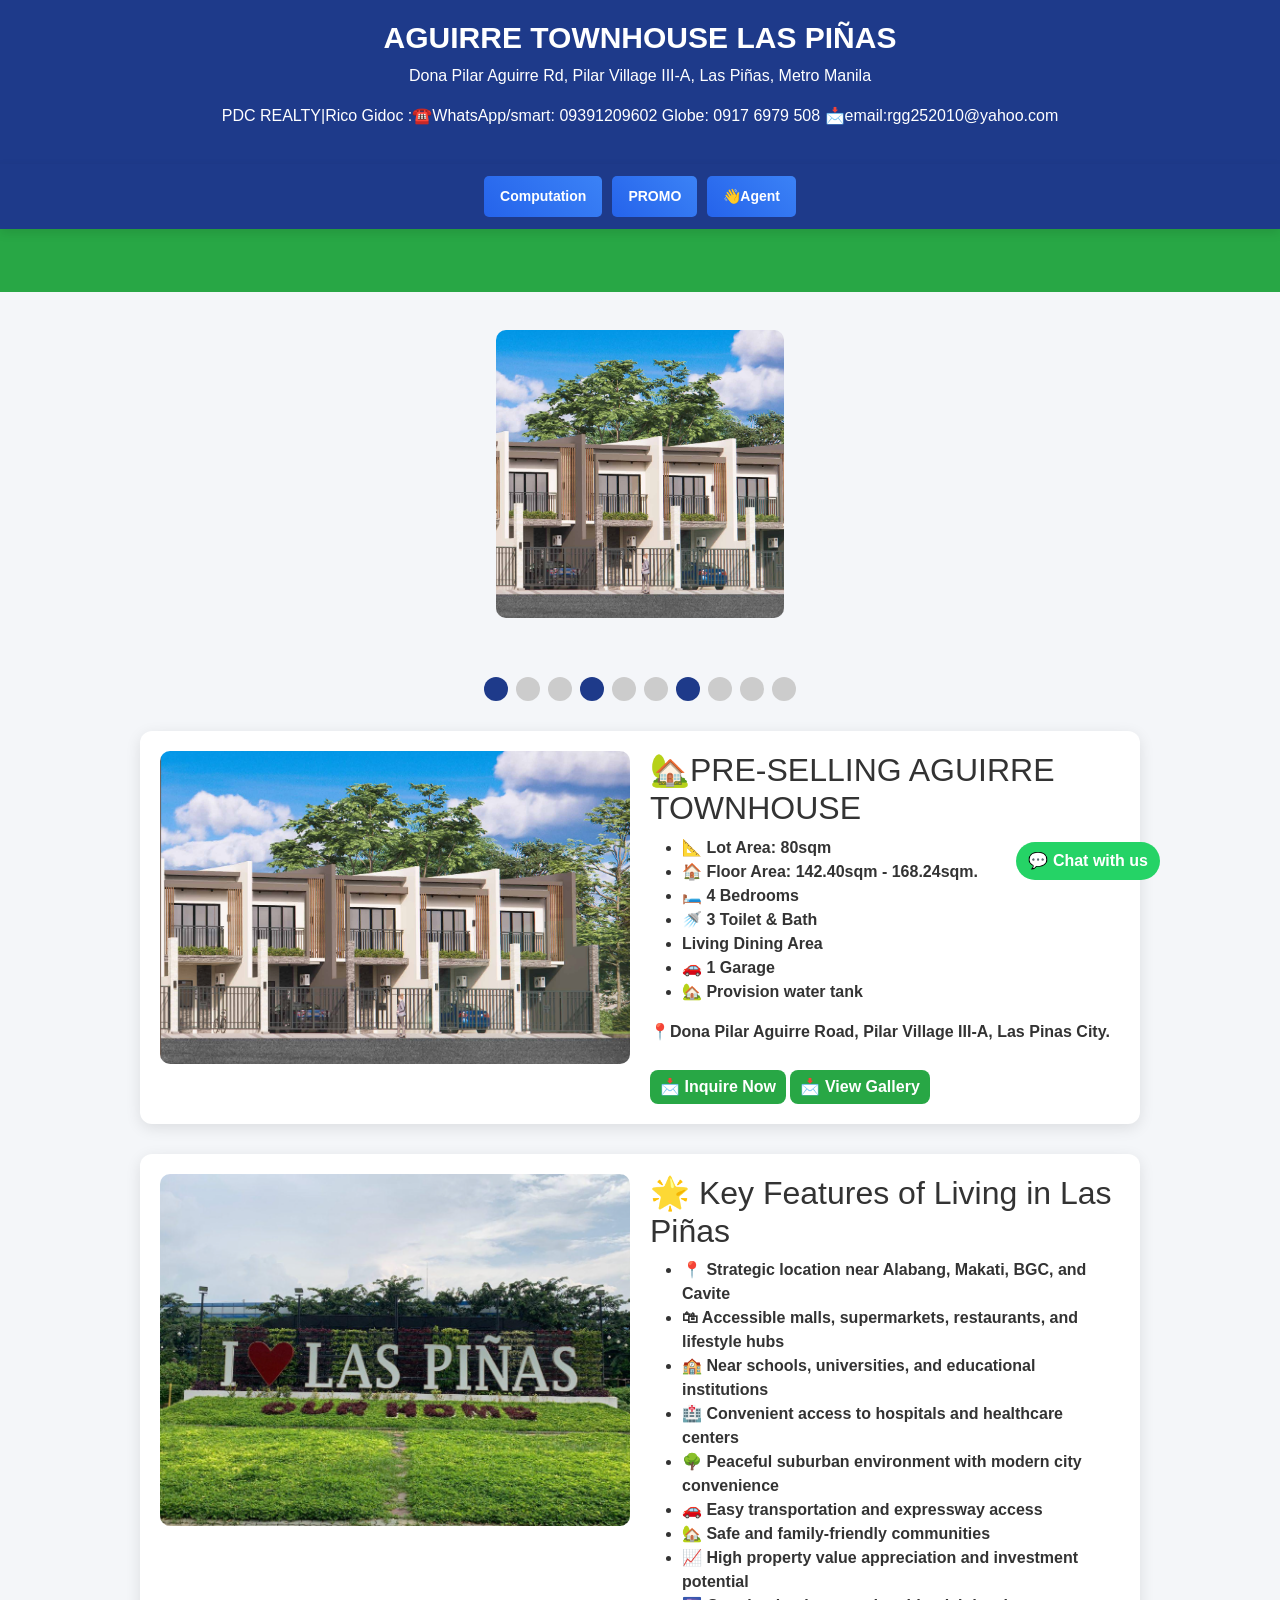
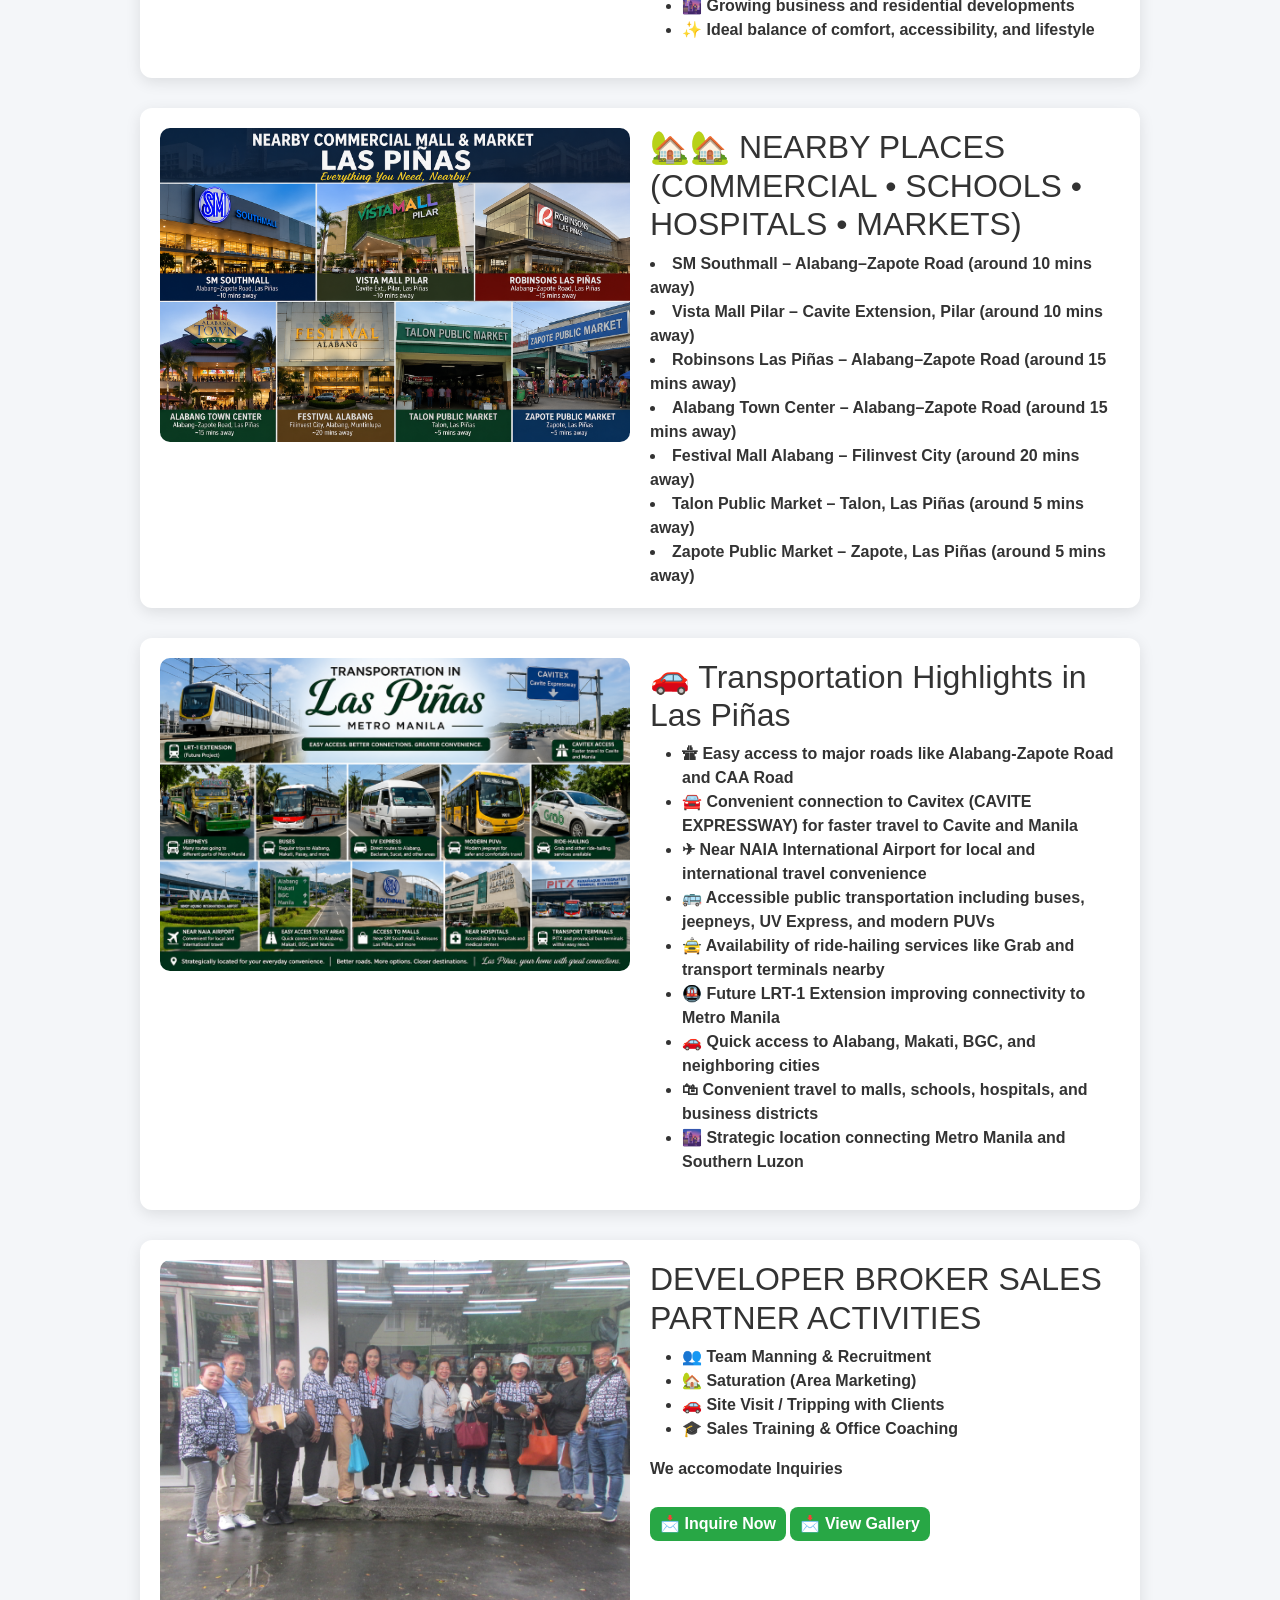
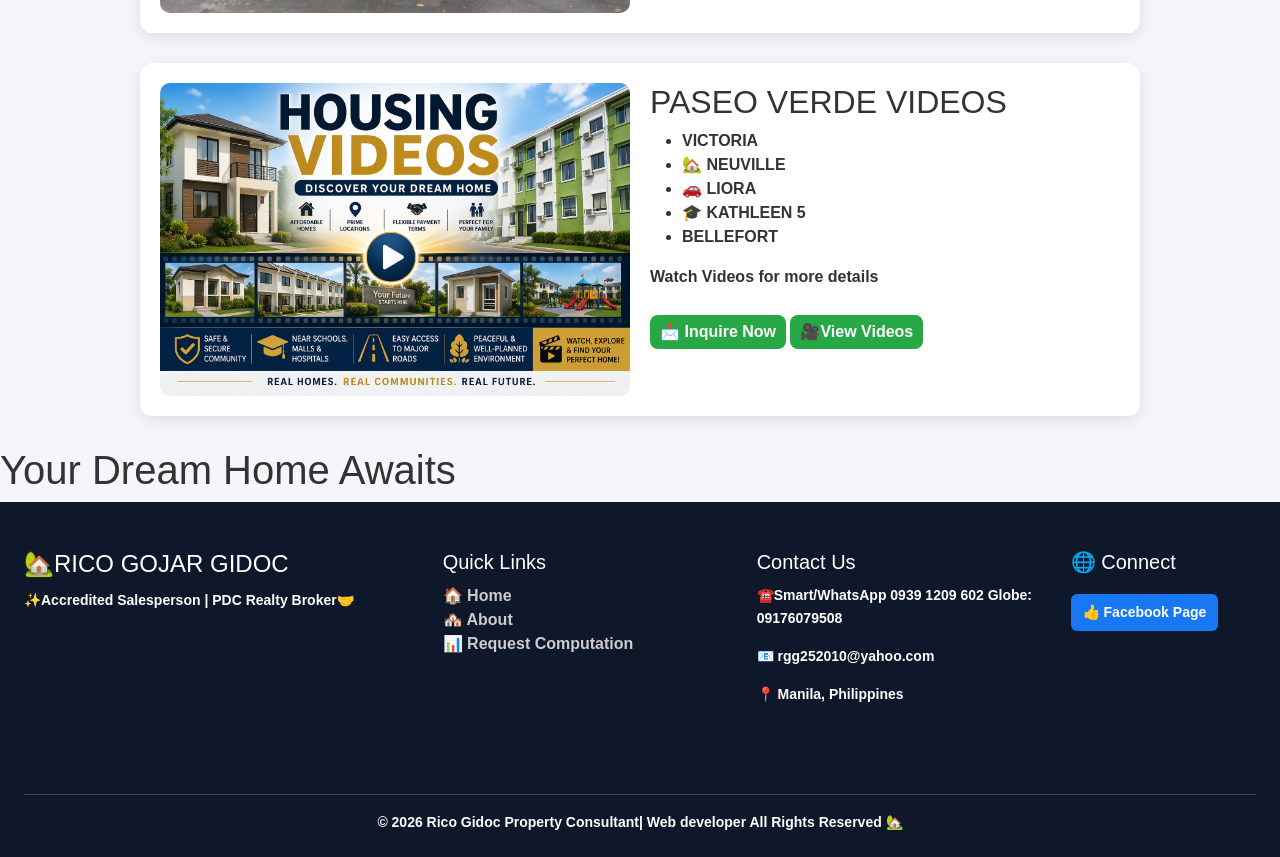
<file: index.html>
<!DOCTYPE html>
<html lang="en">

<head>
  <meta charset="UTF-8">
  <meta name="viewport" content="width=device-width, initial-scale=1.0">
 <title>Aguirre Townhouse Las Pinas</title>
  <meta name="description">
  <meta name="keywords" content="house and lot Las Pinas, townhouse Philippines, affordable homes Las PiÑas">
  
  <link href="https://cdn.jsdelivr.net/npm/bootstrap@5.3.0-alpha3/dist/css/bootstrap.min.css" rel="stylesheet"
    integrity="sha384-KK94CHFLLe+nY2dmCWGMq91rCGa5gtU4mk92HdvYe+M/SXH301p5ILy+dN9+nJOZ" crossorigin="anonymous">
  <!-- <link rel="stylesheet" href="./css/realty.css"> -->
  <link rel="stylesheet" href="./css/style.css">
  <link rel="preconnect" href="https://fonts.googleapis.com">
  <link rel="preconnect" href="https://fonts.gstatic.com" crossorigin>
  <link href="https://fonts.googleapis.com/css2?family=Libre+Baskerville:ital,wght@0,400..700;1,400..700&display=swap"
    rel="stylesheet">   
  <link href="https://fonts.googleapis.com/css2?family=Poppins:wght@300;400;600;700&display=swap" rel="stylesheet">
  <meta name="google-site-verification" content="2KJB1r6Ldr3nHKl6cuxeHVpYw_HBwt0GI1L3EmD-E-8" />

<title>Aguirre Townhouse | Modern & Affordable Townhouse Living</title>

<meta name="description" content="Aguirre Townhouse offers modern and affordable townhouse living in the Philippines. Enjoy quality homes near schools, malls, transport hubs, and business establishments.">

<meta name="keywords" content="Aguirre Townhouse, townhouse in Philippines, affordable townhouse, modern townhouse living, real estate Philippines, property investment, townhouse near schools and malls">

<meta name="robots" content="index, follow">
</head>
  
<script>
  function toggleSections() {
    document.querySelector("header").classList.toggle("hide-section");
    document.querySelector("#promobutton").classList.toggle("hide-section");
  }
</script>

   <style>

/* Hide Header and Nav Smoothly */
header,
#promobutton {
  max-height: 500px;
  opacity: 1;
  overflow: hidden;
  transition: all 0.5s ease;
}

/* Hidden State */
.hide-section {
  max-height: 0;
  opacity: 0;
  padding: 0 !important;
  margin: 0 !important;
}

/* Toggle Button */
.toggle-btn {
  position: fixed;
  top: 10px;
  right: 10px;
  background: #1e3a8a;
  color: white;
  border: none;
  padding: 10px 15px;
  border-radius: 8px;
  cursor: pointer;
  z-index: 9999;
  font-weight: bold;
}

.toggle-btn:hover {
  background: #2563eb;
} 

.chat-btn {
  position: fixed;
  bottom: 20px;
  right: 120px;
  background: #25D366;
  color: white;
  padding: 7px 12px;
  border-radius: 50px;
  font-weight: bold;
  text-decoration: none;
  z-index: 99999;
}
          </style>
  

<body>
  <header>
    <h1 style="color: white; font-weight: bold;"><b> AGUIRRE TOWNHOUSE LAS PIÑAS</b></h1>
    <p>Dona Pilar Aguirre Rd, Pilar Village III-A, Las Piñas, Metro Manila</p>
    <p>PDC REALTY|Rico Gidoc :☎️WhatsApp/smart: 09391209602 Globe: 0917 6979 508 📩email:rgg252010@yahoo.com</p>
  </header>

  <nav id="promobutton">
    <a href="computation.html">Computation</a>
    <a href="promo.html">PROMO</a>
    <a href="agent.html">👋Agent</a>
  </nav>

  <div class="marquee">
    <p>
      ✅🏡 <strong>FIND YOUR DREAM HOME WITH EASE</strong> 
      🔎 <strong>Simple, Reliable & User-Friendly Platform</strong> 
      🏠 <strong>Affordable & Quality Homes</strong> 📍 <strong>Prime Locations</strong> |
      📋 <strong>Clear Details & Updated Listings</strong> 
      🧭 <strong>Step-by-Step Guidance</strong> for Buyers 
      💖 <strong>Home Ownership Made Easy, Accessible & Rewarding</strong> 
      <b class="promo-text">
        🔥 PROMO TODAY! 🏡 HOUSE AND LOT  💰LOW PRICE PRE-SELLING  LOW DOWN PAYMENT   📊 FLEXIBLE PAYMENT
        PLAN 🚀 LIMITED OFFER! 💖 <strong>PLEASE CLICK THE IMAGE BELOW 👇👇👇 TO VIEW THE PROPERTY DETAILS & PROMO!✨
      </b>
    </p>
    <!-- <nav>
      <a href="promo.html" class="inquire-btn" id="prmwbsaving">🌟PROMO W/BIG SAVINGS💰</a>
      <a href="video.html" class="inquire-btn">📹 Property Videos</a>
      <a href="contact.html" class="inquire-btn">📩 ☎️Contact Us</a>
    </nav> -->
  </div>

  <!-- <nav>
    <a href="promo.html" class="inquire-btn" id="prmwbsaving">🌟PROMO W/BIG SAVINGS💰</a>
    <a href="video.html" class="inquire-btn">📹 Property Videos</a>
    <a href="contact.html" class="inquire-btn">📩 ☎️Contact Us</a>
  </nav> -->

    <!-- ==============paragraph================= -->


    <div class="carousel-container">
      <a href="aguirre.html">
      <div class="carousel-track">   
        <img src="aguirre/1.png" class="slide">
        <img src="aguirre/19.png" class="slide">
        <img src="aguirre/20.png" class="slide">
        <img src="aguirre/21.png" class="slide">
        <img src="aguirre/22.png" class="slide">
        <img src="aguirre/1.png" class="slide">
        <img src="aguirre/2.png" class="slide">
        <img src="aguirre/2.png" class="slide">
        <img src="aguirre/22.png" class="slide">
        <img src="aguirre/5.png" class="slide">
      </div>
      </a>
    </div>
    <!-- <div class="carousel-container">
      <div class="carousel-track">
        <img src="./k5.png" class="slide">
        <img src="./phirst.png" class="slide">
        <img src="./victoria/vc1.png" class="slide">
        <img src="./zelia/houseimage.png" class="slide">
        <img src="./westgov1&2/harris 1.png" class="slide">
        <img src="./liora/liora.jpg" class="slide">
        <img src="./kat5/k1.png" class="slide">
        <img src="./verdiana/1.jpg" class="slide">
        <img src="./paseoverde/1.png" class="slide">
  
          <a href="promo.html">
            <img src="your-image.jpg" alt="Promo">
          </a>
    
      </div>     
     </div>
     -->     
    
    <div class="toggle-switch">
      <button onclick="goToSlide(0)" class="dot active"></button>
      <button onclick="goToSlide(1)" class="dot"></button>
      <button onclick="goToSlide(2)" class="dot"></button>
      <button onclick="goToSlide(3)" class="dot active"></button>
      <button onclick="goToSlide(4)" class="dot"></button>
      <button onclick="goToSlide(5)" class="dot"></button>
      <button onclick="goToSlide(6)" class="dot active"></button>
      <button onclick="goToSlide(7)" class="dot"></button>
      <button onclick="goToSlide(8)" class="dot"></button>
      <button onclick="goToSlide(8)" class="dot"></button>
      
    </div>
    
      <!-- TOGGLE SWITCH / DOTS BELOW -->
      <!-- <div class="toggle-switch">
        <button onclick="showSlide(0)" class="dot active"></button>
        <button onclick="showSlide(1)" class="dot"></button>
        <button onclick="showSlide(2)" class="dot"></button>
      </div>
    </div> -->
<!-- ==============java=================== -->
    <!-- ============== JAVASCRIPT ============== -->
    
          <script>
              document.addEventListener("DOMContentLoaded", function () {

                let index = 0;
              const track = document.querySelector(".carousel-track");
              const slides = document.querySelectorAll(".slide");
              const dots = document.querySelectorAll(".dot");

              function update() {
                track.style.transform = `translateX(-${index * 100}%)`;

        dots.forEach(d => d.classList.remove("active"));
              dots[index].classList.add("active");
    }

              window.goToSlide = function(i) {
                index = i;
              update();
    }

    setInterval(() => {
                index++;
        if (index >= slides.length) index = 0;
              update();
    }, 3000);

});


      </script>

          

 <style>

/* Hide Header and Nav Smoothly */
header,
#promobutton {
  max-height: 500px;
  opacity: 1;
  overflow: hidden;
  transition: all 0.5s ease;
}

/* Hidden State */
.hide-section {
  max-height: 0;
  opacity: 0;
  padding: 0 !important;
  margin: 0 !important;
}

/* Toggle Button */
.toggle-btn {
  position: fixed;
  top: 10px;
  right: 10px;
  background: #1e3a8a;
  color: white;
  border: none;
  padding: 10px 15px;
  border-radius: 8px;
  cursor: pointer;
  z-index: 9999;
  font-weight: bold;
}

.toggle-btn:hover {
  background: #2563eb;
} 
          </style>
    
    

    <!-- ================Java use to run slide==================== -->
        

      <!-- PROPERTY 1 -->
      <div id="property-list" class="property-container">
        <div class="property-image">
          <img src="aguirre/1.png" alt="Property 1">
        </div>
        <div class="property-details">
          <h2>🏡PRE-SELLING AGUIRRE TOWNHOUSE</h2>
          <!-- <p class="price">₱4,180,000.00</p> -->
          <ul>
            <li>📐 Lot Area: 80sqm</li>
            <li>🏠 Floor Area: 142.40sqm - 168.24sqm.</li>
            <li>🛏️ 4 Bedrooms</li>
            <li>🚿 3 Toilet & Bath</li>
            <li>Living Dining Area</li>
            <li>🚗 1 Garage</li>
            <li>🏡 Provision water tank</li>
          </ul>
          <p class="description">📍Dona Pilar Aguirre Road, Pilar Village III-A, Las Pinas City.</p>
          <a href="contact.html" class="inquire-btn">📩 Inquire Now</a>
          <a href="aguirre.html" class="inquire-btn">📩 View Gallery</a>
        </div>
      </div>


      <!-- =======1A PROPERTY ======= -->
       <div id="property-list" class="property-container">       
        <div class="property-image">
          <img src="aguirre/laspinas.png" alt="Property 1">
        </div>
        <div class="property-details">
          <h2>🌟 Key Features of Living in Las Piñas</h2>

    <ul class="features-list">

        <li>📍 Strategic location near Alabang, Makati, BGC, and Cavite</li>

        <li>🛍 Accessible malls, supermarkets, restaurants, and lifestyle hubs</li>

        <li>🏫 Near schools, universities, and educational institutions</li>

        <li>🏥 Convenient access to hospitals and healthcare centers</li>

        <li>🌳 Peaceful suburban environment with modern city convenience</li>

        <li>🚗 Easy transportation and expressway access</li>

        <li>🏡 Safe and family-friendly communities</li>

        <li>📈 High property value appreciation and investment potential</li>

        <li>🌆 Growing business and residential developments</li>

        <li>✨ Ideal balance of comfort, accessibility, and lifestyle</li>

    </ul>

        </div>
      </div>
    
      <!-- PROPERTY 2 -->
      <div class="property-container">
        <div class="property-image">
          <img src="aguirre/commercials.png" alt="Property 2">
        </div>
        <div class="property-details">
          <h2>🏡🏡 NEARBY PLACES (COMMERCIAL • SCHOOLS • HOSPITALS • MARKETS)</h2>
            <li>SM Southmall – Alabang–Zapote Road (around 10 mins away)</li>
            <li>Vista Mall Pilar – Cavite Extension, Pilar (around 10 mins away)</li>
            <li>Robinsons Las Piñas – Alabang–Zapote Road (around 15 mins away)</li>
            <li>Alabang Town Center – Alabang–Zapote Road (around 15 mins away)</li>
            <li>Festival Mall Alabang – Filinvest City (around 20 mins away)</li>
            <li>Talon Public Market – Talon, Las Piñas (around 5 mins away)</li>
            <li>Zapote Public Market – Zapote, Las Piñas (around 5 mins away)</li>
          </ul>
        </div>
      </div>
    
      <!-- PROPERTY 4 -->
      <div class="property-container">
        <div class="property-image">
          <img src="aguirre/transport.png" alt="Property 4">
        </div>
        <div class="property-details">
          <h2>🚗 Transportation Highlights in Las Piñas</h2>   
            <ul class="transport-list">        
             <li>
                🛣 Easy access to major roads like Alabang-Zapote Road
                and CAA Road
              </li>         
              <li>
                🚘 Convenient connection to Cavitex (CAVITE EXPRESSWAY)
                for faster travel to Cavite and Manila
              </li>        
              <li>
                ✈ Near NAIA International Airport for local
                and international travel convenience
              </li>         
              <li>
                🚌 Accessible public transportation including buses,
                jeepneys, UV Express, and modern PUVs
              </li>        
              <li>
                🚖 Availability of ride-hailing services like Grab
                and transport terminals nearby
              </li>       
              <li>
                🚇 Future LRT-1 Extension improving connectivity
                to Metro Manila
              </li>        
              <li>
                🚗 Quick access to Alabang, Makati, BGC,
                and neighboring cities
              </li>          
              <li>
                🛍 Convenient travel to malls, schools,
                hospitals, and business districts
              </li>          
              <li>
                🌆 Strategic location connecting Metro Manila
                and Southern Luzon
              </li>       
            </ul>
        </div>
      </div>
    
      <!-- PROPERTY 8 -->
      <div class="property-container">
        <div class="property-image">
          <img src="company pictures/pks.jpg" alt="Property 7">
        </div>
        <div class="property-details">
          <h2>DEVELOPER BROKER SALES PARTNER ACTIVITIES</h2>
          <!-- <p class="price">₱3,200,0</p> -->
          <ul>
            <li>👥 Team Manning & Recruitment</li>
            <li>🏡 Saturation (Area Marketing)</li>
            <li>🚗 Site Visit / Tripping with Clients</li>
            <li>🎓 Sales Training & Office Coaching</li>
          </ul>
          <p class="description">We accomodate Inquiries</p>
          <a href="contact.html" class="inquire-btn">📩 Inquire Now</a>
          <a href="company.html" class="inquire-btn">📩 View Gallery</a>
        </div>
      </div>  

      <!-- PROPERTY VIDEO -->

      <div class="property-container">
        <div class="property-image">
          <img src="videoimage.png" alt="Property 7">
        </div>
        <div class="property-details">
          <h2>PASEO VERDE VIDEOS</h2>
          <!-- <p class="price">₱3,200,0</p> -->
          <ul>
            <li> VICTORIA</li>
            <li>🏡 NEUVILLE</li>
            <li>🚗 LIORA</li>
            <li>🎓 KATHLEEN 5</li>
            <li>BELLEFORT</li>
          </ul>
          <p class="description">Watch Videos for more details</p>
          <a href="contact.html" class="inquire-btn">📩 Inquire Now</a>
          <a href="video.html" class="inquire-btn">🎥View Videos</a>
        </div>
      </div>

      


  <!-- <div class="section" id="contact">
  <h2>Contact Us</h2>

  <form action="https://formspree.io/f/mblypqvn"method="POST">
    <label for="name">Full Name:</label>
    <input type="text" id="name" name="name" required>

    <label for="email">Email Address:</label>
    <input type="email" id="email" name="email" required>

    <label for="message">Message:</label>
    <textarea id="message" name="message" rows="5" required></textarea>

    <button type="submit">Send Message</button>
  </form> -->


  <div class="hero">
    <h1>Your Dream Home Awaits</h1>
  </div>

  <!-- Footer -->
</div>  


<footer id="footer" class="footer-dark">

  <div class="container-fluid px-4">

    <div class="row py-5">

      <!-- BRAND / ABOUT -->
      <div class="col-md-4 mb-4">
        <h4>🏡RICO GOJAR GIDOC</h4>
        <p>
          ✨Accredited Salesperson | PDC Realty Broker🤝
        </p>
      </div>

      <!-- QUICK LINKS -->
      <div class="col-md-3 mb-4">
        <h5>Quick Links</h5>
        <ul class="nav flex-column">
          <li class="nav-item">
            <a href="index.html" class="nav-link p-0">🏠 Home</a>
          </li>
          <li class="nav-item">
            <a href="about.html" class="nav-link p-0">🏘️ About</a>
          </li>
          <li class="nav-item">
            <a href="contact.html" class="nav-link p-0">📊 Request Computation</a>
          </li>
        </ul>
      </div>

      <!-- CONTACT DETAILS -->
      <div class="col-md-3 mb-4">
        <h5>Contact Us</h5>
        <p>☎️Smart/WhatsApp 0939 1209 602 Globe: 09176079508</p>
        <p>📧 rgg252010@yahoo.com</p>
        <p>📍 Manila, Philippines</p>
      </div>

      <!-- SOCIAL MEDIA -->
      <div class="col-md-2 col-12 mb-4 text-center text-md-start">
        <h5>🌐 Connect</h5>

        <a href="https://web.facebook.com/ricogidocsocial" target="_blank" class="social-btn">
          👍 Facebook Page
        </a>
      </div>

    </div>

    <!-- COPYRIGHT -->
    <div class="text-center border-top pt-3 pb-2">
      <p>© 2026 Rico Gidoc Property Consultant| Web developer  All Rights Reserved 🏡</p>
    </div>

  </div>

</footer>
  <a href="https://api.whatsapp.com/send?phone=639391209602&text=Hello%20I%27m%20interested%20in%20Aguirre%20Las Pinas%C3%B1as%20 %20Townhouse%20unit"
   onclick="window.open(this.href,'_blank'); return false;"
   class="chat-btn">
  💬 Chat with us
</a>
  
<script>
  const menuToggle = document.getElementById('menuToggle');
  const navLinks = document.getElementById('navLinks');

  if (menuToggle && navLinks) {
    menuToggle.addEventListener('click', () => {
      navLinks.classList.toggle('active');
    });
  }
</script>
  
</body>
</html>
</file>
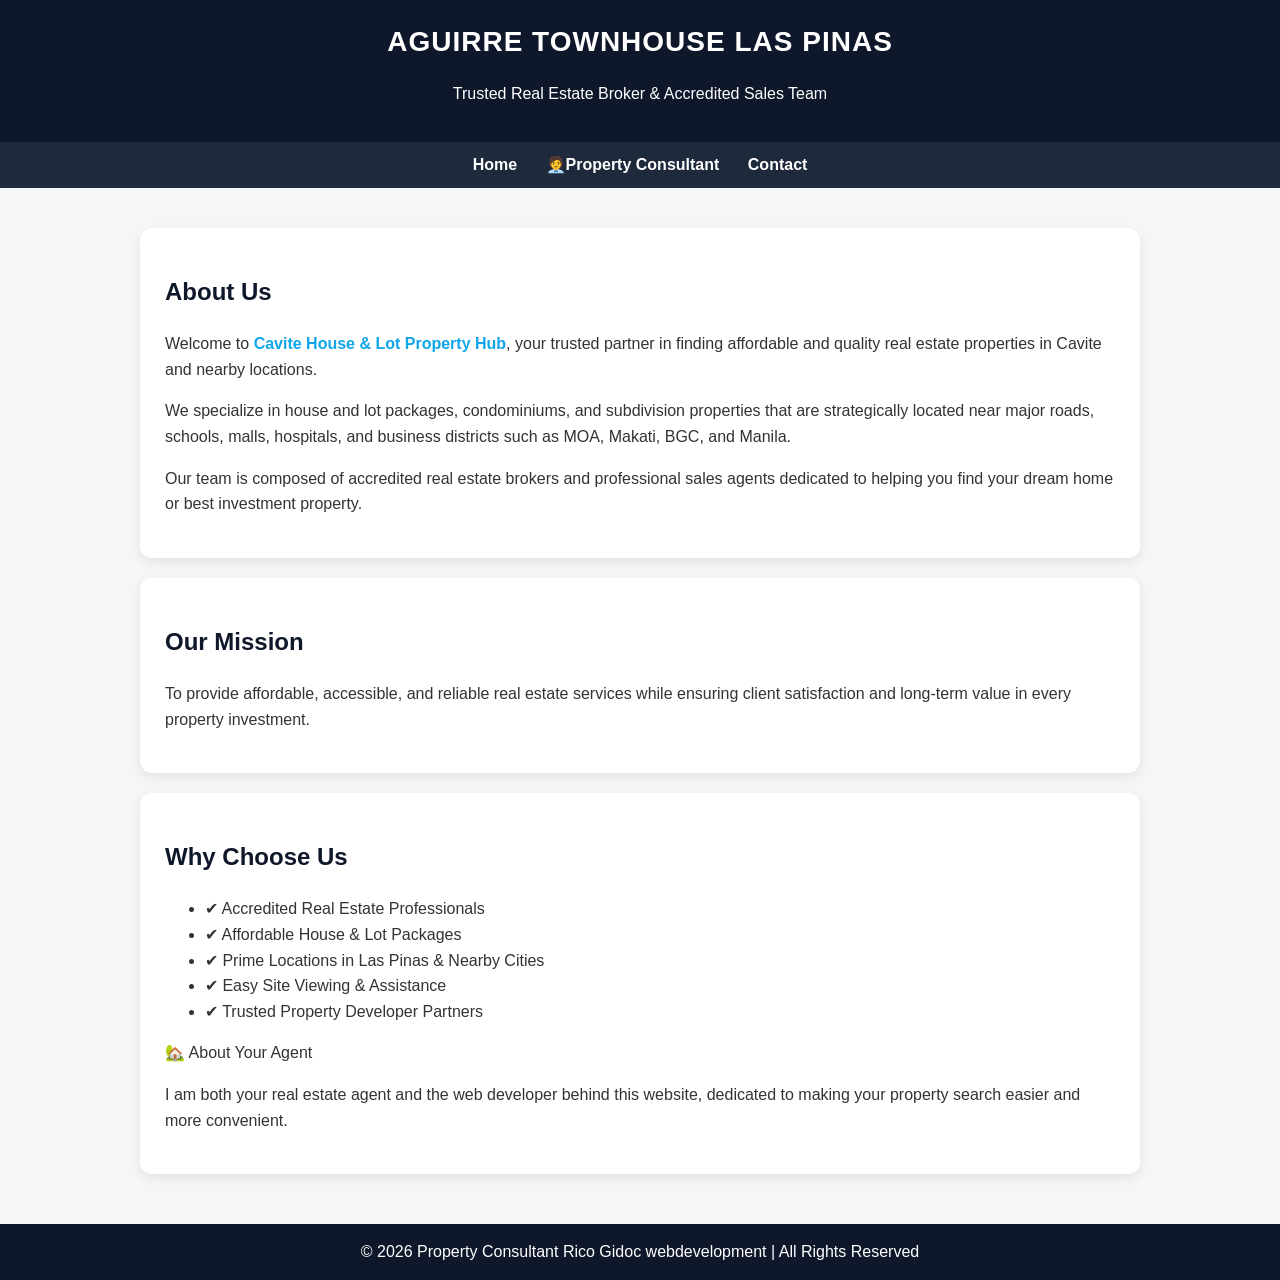
<file: about.html>
<!DOCTYPE html>
<html lang="en">

<head>
    <meta charset="UTF-8" />
    <meta name="viewport" content="width=device-width, initial-scale=1.0" />
    <title>About Us | aguirretown house</title>
    <style>
        body {
            font-family: Arial, sans-serif;
            margin: 0;
            background: #f4f6f8;
            color: #333;
            line-height: 1.6;
        }

        header {
            background: #0f172a;
            color: white;
            padding: 20px;
            text-align: center;
        }

        header h1 {
            margin: 0;
            font-size: 28px;
            letter-spacing: 1px;
        }

        nav {
            background: #1e293b;
            padding: 10px;
            text-align: center;
        }

        nav a {
            color: white;
            margin: 0 12px;
            text-decoration: none;
            font-weight: bold;
        }

        nav a:hover {
            color: #38bdf8;
        }

        .container {
            max-width: 1000px;
            margin: auto;
            padding: 20px;
        }

        .card {
            background: white;
            padding: 25px;
            border-radius: 12px;
            box-shadow: 0 4px 12px rgba(0, 0, 0, 0.08);
            margin-top: 20px;
        }

        h2 {
            color: #0f172a;
        }

        .highlight {
            color: #0ea5e9;
            font-weight: bold;
        }

        footer {
            text-align: center;
            padding: 15px;
            background: #0f172a;
            color: white;
            margin-top: 30px;
        }
    </style>
</head>

<body>

    <header>
        <h1>AGUIRRE TOWNHOUSE LAS PINAS</h1>
        <p>Trusted Real Estate Broker & Accredited Sales Team</p>
    </header>

    <nav>
        <a href="index.html">Home</a>
        <a href="agent.html">🧑‍💼Property Consultant</a>
        <a href="contact.html">Contact</a>
    </nav>

    <div class="container">
        <div class="card">
            <h2>About Us</h2>
            <p>
                Welcome to <span class="highlight">Cavite House & Lot Property Hub</span>, your trusted partner in
                finding affordable and quality real estate properties in Cavite and nearby locations.
            </p>
            <p>
                We specialize in house and lot packages, condominiums, and subdivision properties that are strategically
                located near major roads, schools, malls, hospitals, and business districts such as MOA, Makati, BGC, and Manila.
            </p>
            <p>
                Our team is composed of accredited real estate brokers and professional sales agents dedicated to
                helping you find your dream home or best investment property.
            </p>
        </div>

        <div class="card">
            <h2>Our Mission</h2>
            <p>
                To provide affordable, accessible, and reliable real estate services while ensuring client satisfaction
                and long-term value in every property investment.
            </p>
        </div>

        <div class="card">
            <h2>Why Choose Us</h2>
            <ul>
                <li>✔ Accredited Real Estate Professionals</li>
                <li>✔ Affordable House & Lot Packages</li>
                <li>✔ Prime Locations in Las Pinas & Nearby Cities</li>
                <li>✔ Easy Site Viewing & Assistance</li>
                <li>✔ Trusted Property Developer Partners</li>
            </ul>
            <p>🏡 About Your Agent</p>
<p>I am both your real estate agent and the web developer behind this website, dedicated to making your property search easier and more convenient.
            </p>
        </div>
    </div>

    <footer>
        &copy; 2026 Property Consultant Rico Gidoc webdevelopment | All Rights Reserved
    </footer>

</body>

</html>
</file>
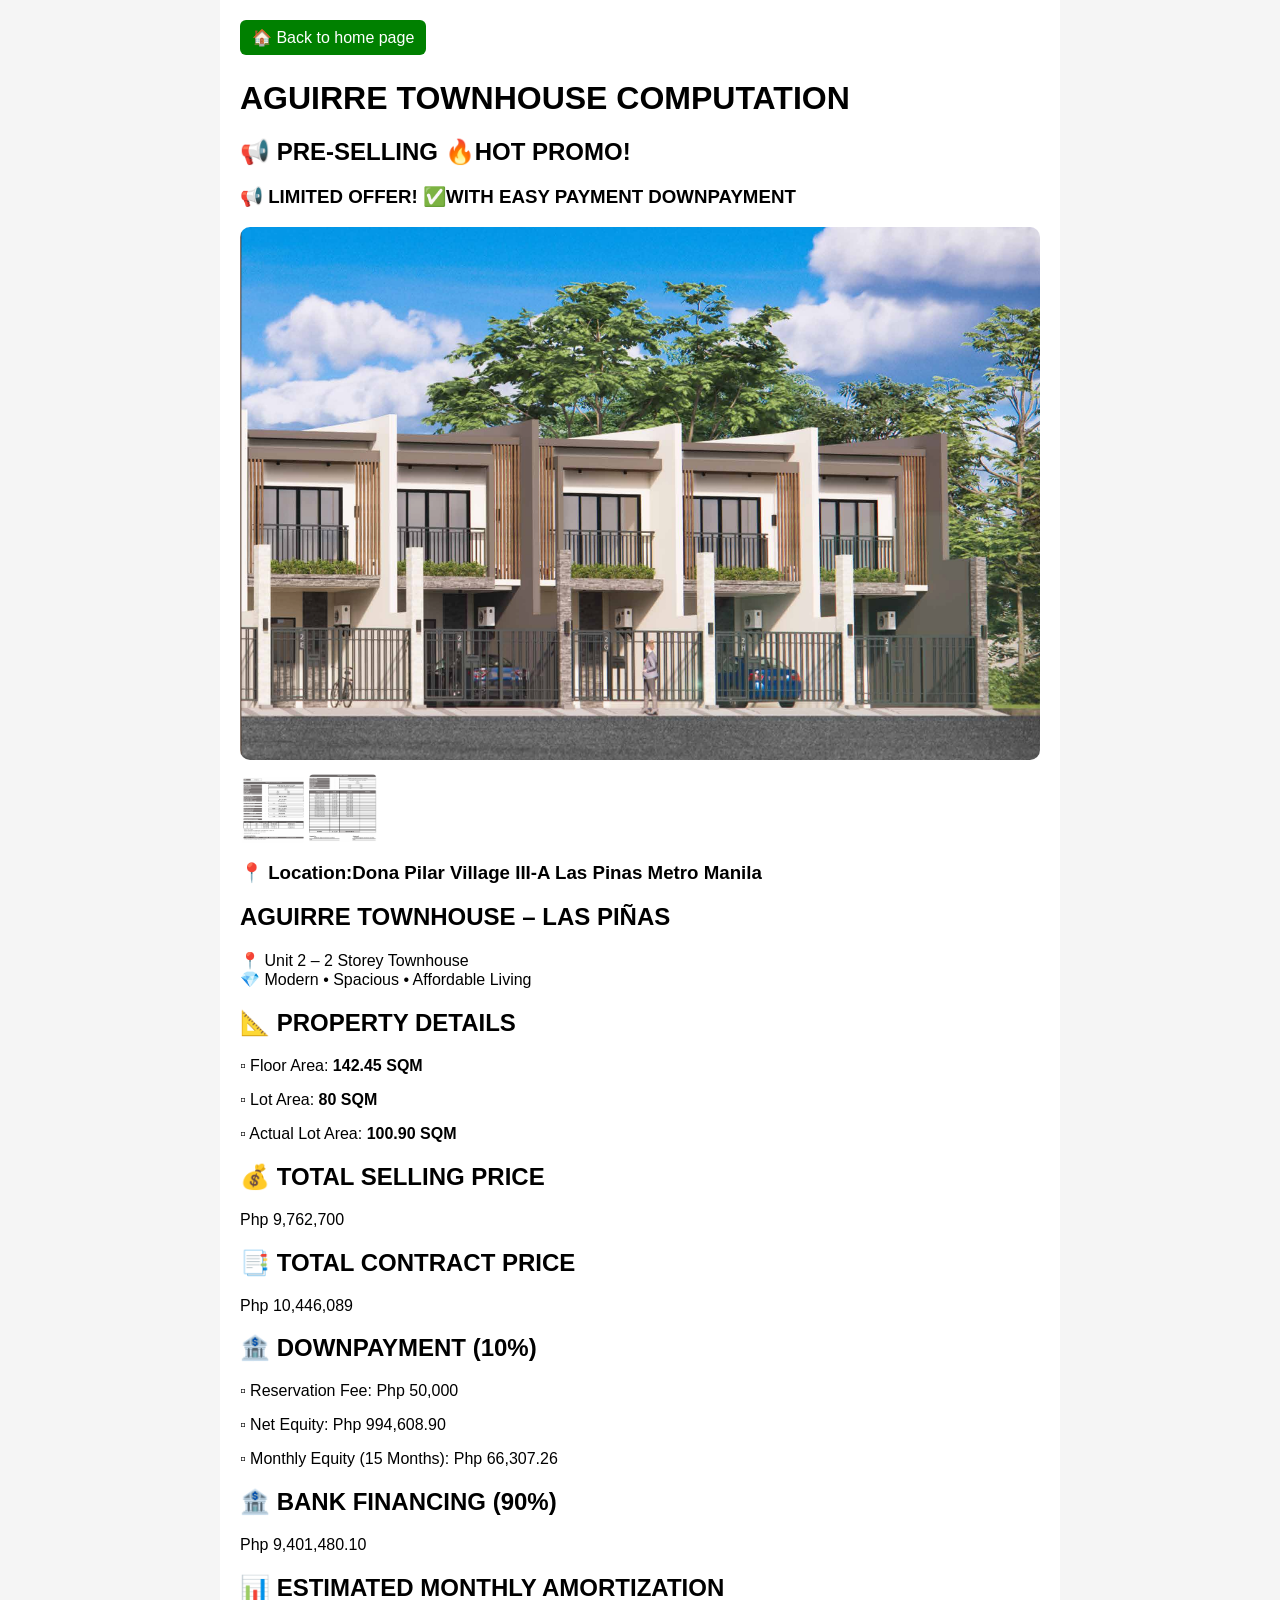
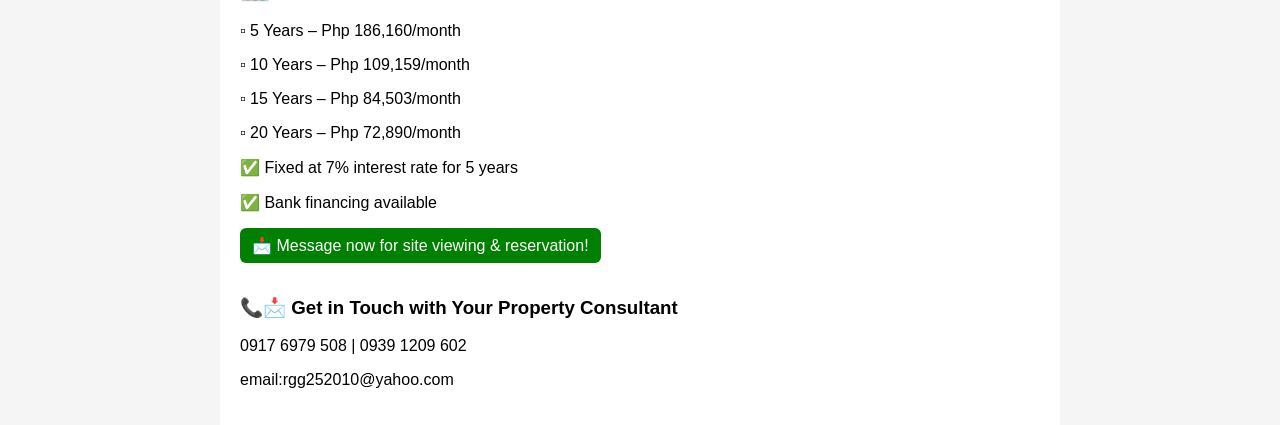
<file: computation.html>
<!DOCTYPE html>
<html lang="en">

<head>
    <meta charset="UTF-8">
    <meta name="viewport" content="width=device-width, initial-scale=1.0">
    <title>Aguirre Townhouse Details</title>

    <style>
        body {
            font-family: Arial, sans-serif;
            margin: 0;
            background: #f5f5f5;
        }

        .container {
            max-width: 800px;
            margin: auto;
            background: #fff;
            padding: 20px;
        }

        /* Back Button */
        .home-btn {
            display: inline-block;
            margin-bottom: 15px;
            text-decoration: none;
            background: green;
            color: #fff;
            padding: 8px 12px;
            border-radius: 6px;
        }

        /* Image */
        .main-img {
            width: 100%;
            border-radius: 10px;
        }

        /* Gallery */
        .gallery {
            display: flex;
            gap: 5px;
            overflow-x: auto;
            margin-top: 10px;
        }

        .gallery img {
            height: 70px;
            border-radius: 5px;
            cursor: pointer;
        }

        /* Text */
        h1 {
            margin-top: 10px;
        }

        ul {
            padding-left: 18px;
        }
    </style>
</head>

<body>

    <div class="container">

        <!-- Back Button -->
        <a href="index.html" class="home-btn">🏠 Back to home page</a>

        <h1>AGUIRRE TOWNHOUSE COMPUTATION</h1>
        <h2>📢 PRE-SELLING 🔥HOT PROMO!</h2>
        <h3>📢 LIMITED OFFER! ✅WITH EASY PAYMENT DOWNPAYMENT</h3>

        <!-- Main Image -->
        <img src="aguirre/1.png" class="main-img" id="mainImage">

        <!-- Gallery -->
        <div class="gallery">
            <img src="computation/1.png" onclick="changeImage(this)">
            <img src="computation/2.png" onclick="changeImage(this)">
        </div>

        <h3>📍 Location:Dona Pilar Village III-A Las Pinas Metro Manila </h3>
        

    <section class="hero">
        <div class="overlay">
    
            <h1>AGUIRRE TOWNHOUSE – LAS PIÑAS</h1>
    
            <p class="subtitle">
                📍 Unit 2 – 2 Storey Townhouse <br>
                💎 Modern • Spacious • Affordable Living
            </p>
    
            <div class="card">
                <h2>📐 PROPERTY DETAILS</h2>
                <p>▫ Floor Area: <strong>142.45 SQM</strong></p>
                <p>▫ Lot Area: <strong>80 SQM</strong></p>
                <p>▫ Actual Lot Area: <strong>100.90 SQM</strong></p>
            </div>
    
            <div class="card">
                <h2>💰 TOTAL SELLING PRICE</h2>
                <p class="price">Php 9,762,700</p>
            </div>
    
            <div class="card">
                <h2>📑 TOTAL CONTRACT PRICE</h2>
                <p class="price">Php 10,446,089</p>
            </div>
    
            <div class="card">
                <h2>🏦 DOWNPAYMENT (10%)</h2>
                <p>▫ Reservation Fee: Php 50,000</p>
                <p>▫ Net Equity: Php 994,608.90</p>
                <p>▫ Monthly Equity (15 Months): Php 66,307.26</p>
            </div>
    
            <div class="card">
                <h2>🏦 BANK FINANCING (90%)</h2>
                <p class="price">Php 9,401,480.10</p>
            </div>
    
            <div class="card">
                <h2>📊 ESTIMATED MONTHLY AMORTIZATION</h2>
                <p>▫ 5 Years – Php 186,160/month</p>
                <p>▫ 10 Years – Php 109,159/month</p>
                <p>▫ 15 Years – Php 84,503/month</p>
                <p>▫ 20 Years – Php 72,890/month</p>
            </div>
    
            <div class="features">
                <p>✅ Fixed at 7% interest rate for 5 years</p>
                <p>✅ Bank financing available</p>
            </div>
    
            <a href="contact.html" class="home-btn">
                📩 Message now for site viewing & reservation!
            </a>
    
        </div>
    </section>

        <h3>📞📩 Get in Touch with Your Property Consultant</h3>
        <p>0917 6979 508 | 0939 1209 602</p>
        <p>email:rgg252010@yahoo.com</p>

    </div>

    <!-- JS for Image Click -->
    <script>
        function changeImage(img) {
            document.getElementById("mainImage").src = img.src;
        }
    </script>

</body>

</html>
</file>
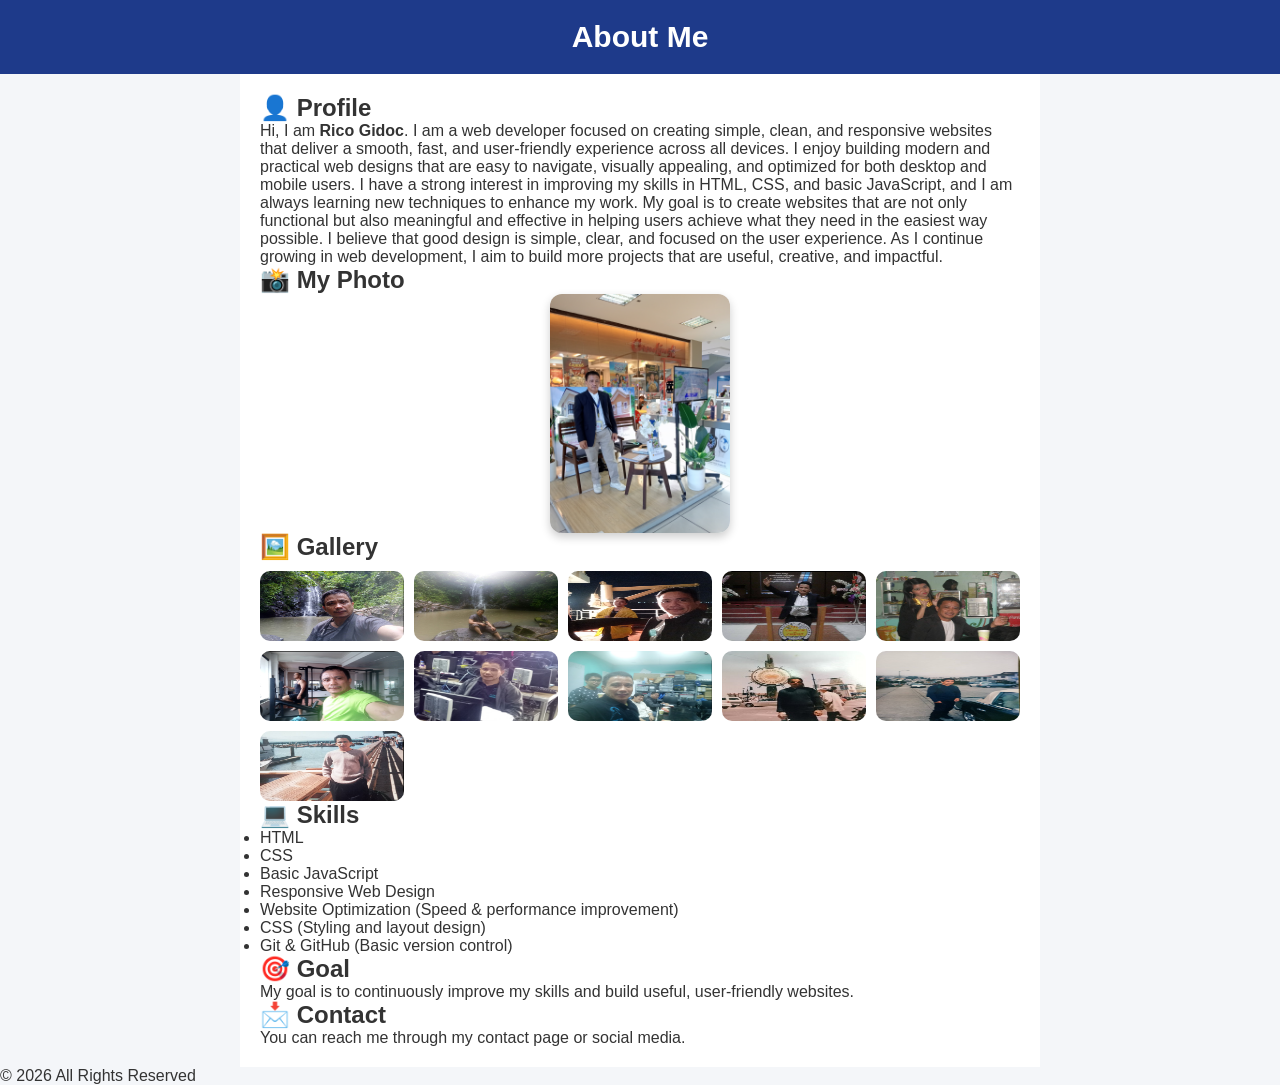
<file: developer.html>
<!DOCTYPE html>
<html lang="en">

<head>
    <meta charset="UTF-8" />
    <meta name="viewport" content="width=device-width, initial-scale=1.0" />
    <title>About Developer</title>
    <link rel="stylesheet" href="./css/style.css">
</head>

<body>

    <header>
        <h1>About Me</h1>
    </header>

    <main class="container">

        <section class="card">
            <h2>👤 Profile</h2>
            <p>
            Hi, I am <b>Rico Gidoc</b>. I am a web developer focused on creating simple, clean, and responsive websites that deliver
            a smooth, fast, and user-friendly experience across all devices. I enjoy building modern and practical web designs that
            are easy to navigate, visually appealing, and optimized for both desktop and mobile users. I have a strong interest in
            improving my skills in HTML, CSS, and basic JavaScript, and I am always learning new techniques to enhance my work.
            
            My goal is to create websites that are not only functional but also meaningful and effective in helping users achieve
            what they need in the easiest way possible. I believe that good design is simple, clear, and focused on the user
            experience. As I continue growing in web development, I aim to build more projects that are useful, creative, and
            impactful.
            </p>
        </section>

        <!-- PROFILE IMAGE -->
        <section class="card">
            <h2>📸 My Photo</h2>
            <img src="./developer pic/rico.jpg" alt="Rico Gidoc" class="profile-img">
        </section>

        <!-- IMAGE GALLERY -->
        <section class="card">
            <h2>🖼️ Gallery</h2>
            <div class="gallery">
                <img src="./developer pic/1.PNG" alt="Image 1">
                <img src="./developer pic/2.jpg" alt="Image 2">
                <img src="./developer pic/3.png" alt="Image 3">
                <img src="./developer pic/5.png" alt="Image 4">
                <img src="./developer pic/9.jpg" alt="Image 5">
                <img src="./developer pic/13.jpg" alt="Image 6">
                <img src="./developer pic/14.png" alt="Image 7">
                <img src="./developer pic/15.png" alt="Image 8">
                <img src="./developer pic/16.jpg" alt="Image 9">
                <img src="./developer pic/17.png" alt="Image 10">
                <img src="./developer pic/18.png" alt="Image 11">
            </div>
        </section>

        <section class="card">
            <h2>💻 Skills</h2>
            <ul>
                <li>HTML</li>
                <li>CSS</li>
                <li>Basic JavaScript</li>
                <li>Responsive Web Design</li>
                <li>Website Optimization (Speed & performance improvement)</li>
                <li>CSS (Styling and layout design)</li>
                <li>Git & GitHub (Basic version control)</li
            </ul>
        </section>

        <section class="card">
            <h2>🎯 Goal</h2>
            <p>
                My goal is to continuously improve my skills and build useful, user-friendly websites.
            </p>
        </section>

        <section class="card">
            <h2>📩 Contact</h2>
            <p>You can reach me through my contact page or social media.</p>
        </section>

    </main>

    <footer>
        <p>© 2026 All Rights Reserved</p>
    </footer>

</body>

</html>
</file>
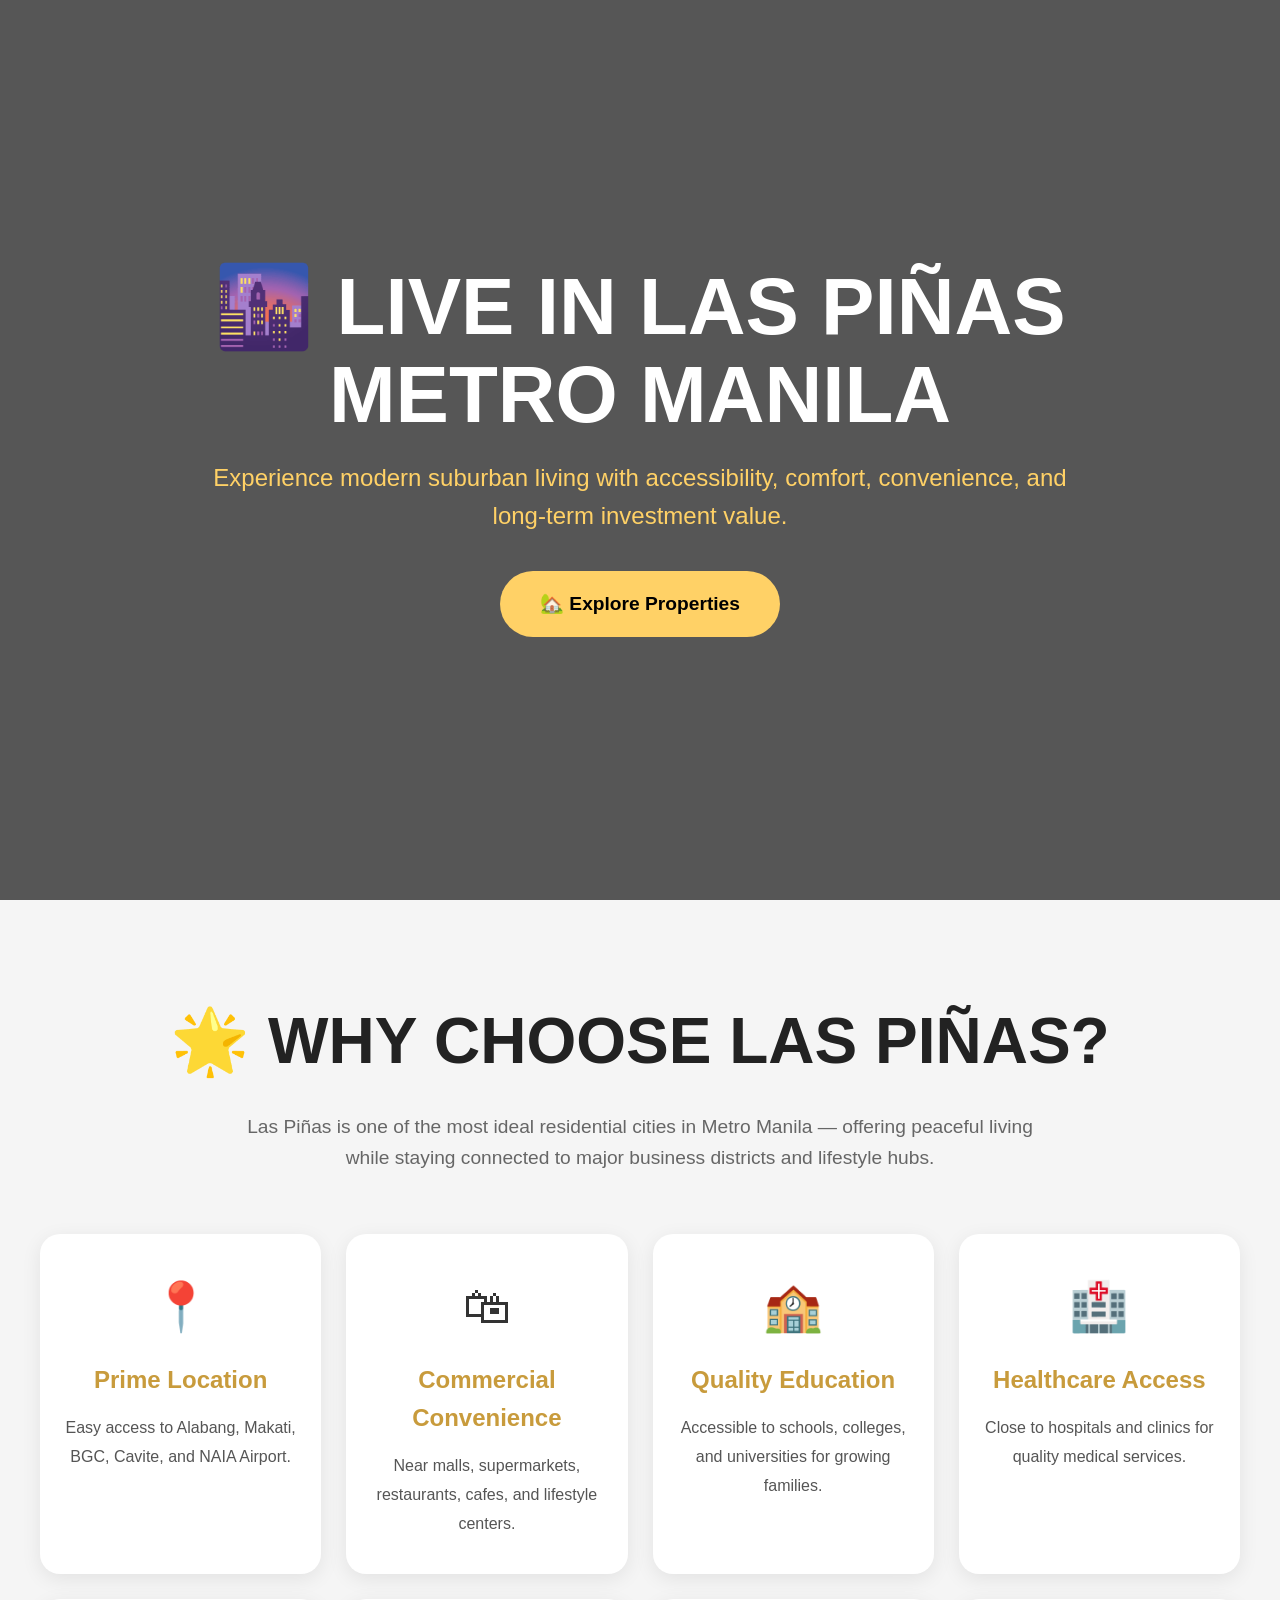
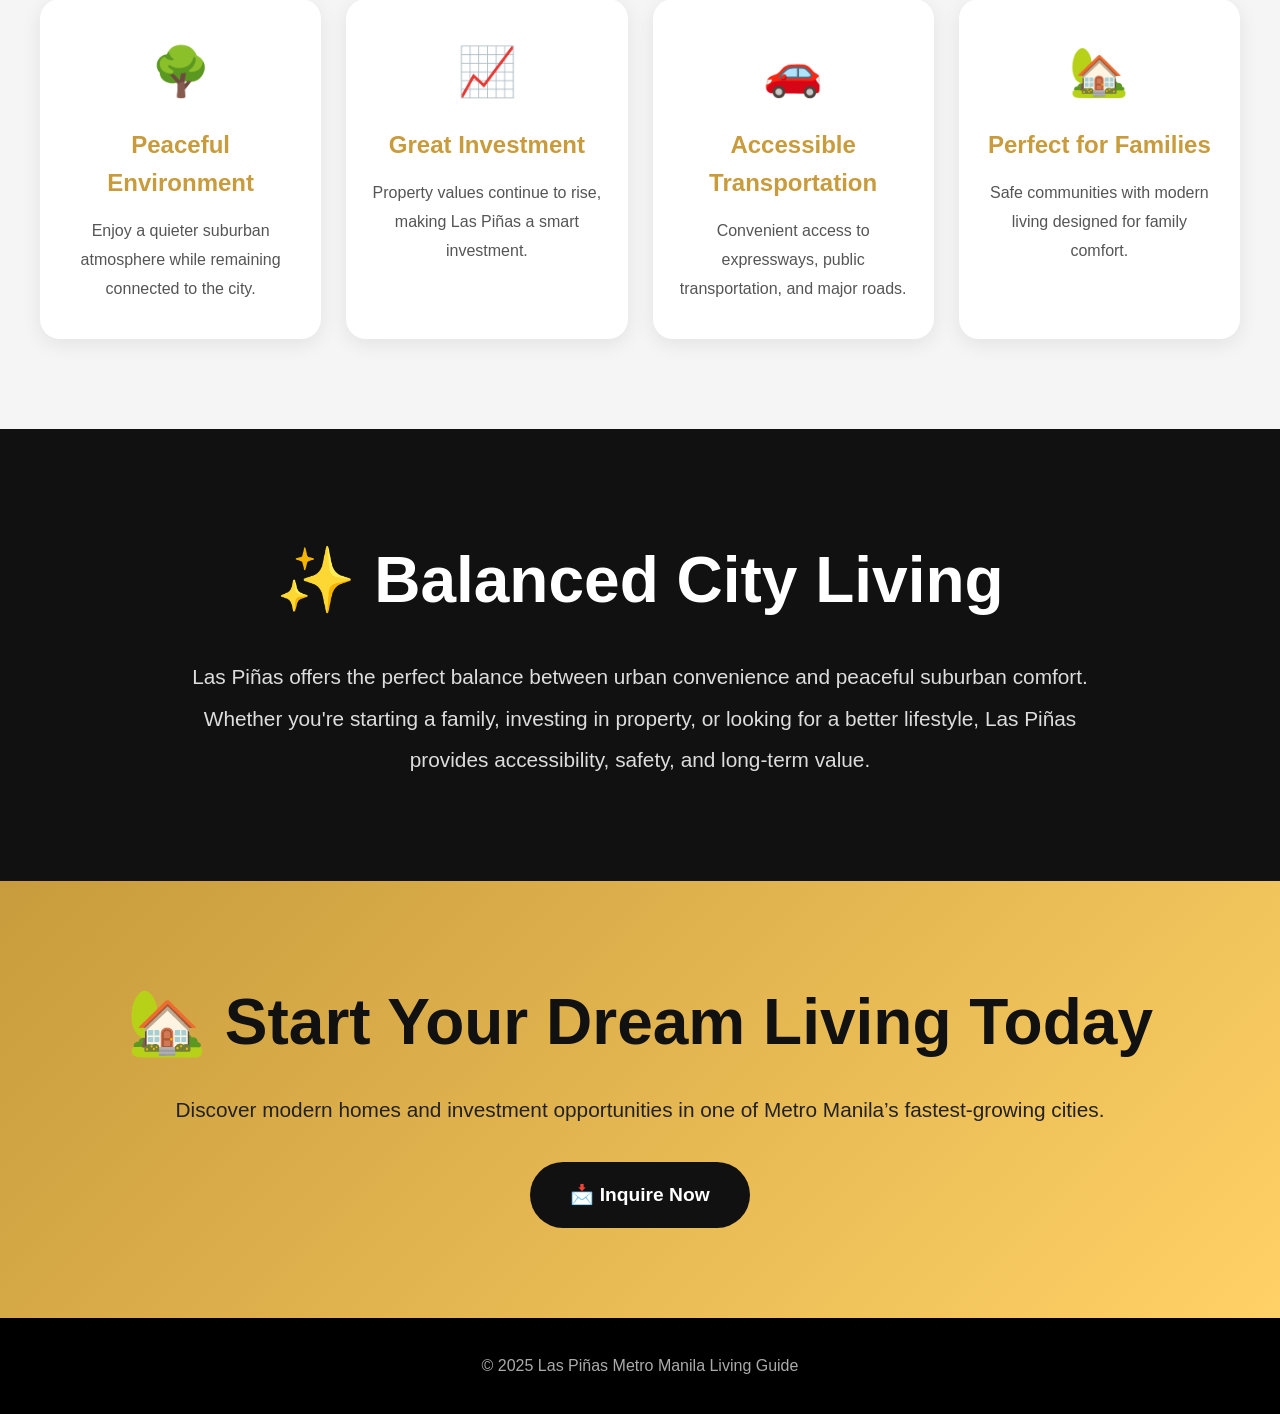
<file: laspinas.html>
<!DOCTYPE html>
<html lang="en">

<head>
    <meta charset="UTF-8">
    <meta name="viewport" content="width=device-width, initial-scale=1.0">
    <title>Living in Las Piñas Metro Manila</title>

    <style>
        * {
            margin: 0;
            padding: 0;
            box-sizing: border-box;
        }

        body {
            font-family: Arial, sans-serif;
            background: #f5f5f5;
            color: #333;
            line-height: 1.6;
        }

        /* HERO SECTION */

        .hero {
            height: 100vh;
            background:
                linear-gradient(rgba(0, 0, 0, 0.65), rgba(0, 0, 0, 0.65)),
                url('https://images.unsplash.com/photo-1505693416388-ac5ce068fe85?q=80&w=1600&auto=format&fit=crop');
            background-size: cover;
            background-position: center;
            display: flex;
            align-items: center;
            justify-content: center;
            text-align: center;
            padding: 20px;
        }

        .hero-content {
            max-width: 900px;
            color: #fff;
        }

        .hero h1 {
            font-size: 5rem;
            font-weight: 900;
            margin-bottom: 20px;
            line-height: 1.1;
        }

        .hero p {
            font-size: 1.5rem;
            color: #ffd166;
            margin-bottom: 35px;
        }

        .hero-btn {
            display: inline-block;
            padding: 18px 40px;
            background: #ffd166;
            color: #000;
            text-decoration: none;
            border-radius: 50px;
            font-size: 1.2rem;
            font-weight: bold;
            transition: 0.3s;
        }

        .hero-btn:hover {
            background: #fff;
            transform: scale(1.05);
        }

        /* SECTION */

        .section {
            padding: 90px 20px;
        }

        .container {
            max-width: 1200px;
            margin: auto;
        }

        .section-title {
            text-align: center;
            font-size: 4rem;
            font-weight: 900;
            margin-bottom: 20px;
            color: #222;
        }

        .section-subtitle {
            text-align: center;
            max-width: 800px;
            margin: 0 auto 60px;
            color: #666;
            font-size: 1.2rem;
        }

        /* GRID */

        .grid {
            display: grid;
            grid-template-columns: repeat(auto-fit, minmax(260px, 1fr));
            gap: 25px;
        }

        /* CARD */

        .card {
            background: #fff;
            padding: 35px 25px;
            border-radius: 20px;
            box-shadow: 0 5px 20px rgba(0, 0, 0, 0.08);
            transition: 0.3s;
            text-align: center;
        }

        .card:hover {
            transform: translateY(-8px);
        }

        .icon {
            font-size: 3rem;
            margin-bottom: 15px;
        }

        .card h3 {
            font-size: 1.5rem;
            margin-bottom: 15px;
            color: #c89b3c;
        }

        .card p {
            color: #555;
            line-height: 1.8;
        }

        /* HIGHLIGHT SECTION */

        .highlight {
            background: #111;
            color: #fff;
            text-align: center;
            padding: 100px 20px;
        }

        .highlight h2 {
            font-size: 4rem;
            margin-bottom: 25px;
        }

        .highlight p {
            max-width: 900px;
            margin: auto;
            font-size: 1.3rem;
            line-height: 2;
            color: #ddd;
        }

        /* CTA */

        .cta {
            background: linear-gradient(135deg, #c89b3c, #ffd166);
            padding: 90px 20px;
            text-align: center;
        }

        .cta h2 {
            font-size: 4rem;
            color: #111;
            margin-bottom: 20px;
        }

        .cta p {
            font-size: 1.3rem;
            margin-bottom: 35px;
            color: #222;
        }

        .cta a {
            display: inline-block;
            padding: 18px 40px;
            background: #111;
            color: #fff;
            text-decoration: none;
            border-radius: 50px;
            font-size: 1.2rem;
            font-weight: bold;
            transition: 0.3s;
        }

        .cta a:hover {
            background: #fff;
            color: #000;
        }

        /* FOOTER */

        footer {
            background: #000;
            color: #aaa;
            text-align: center;
            padding: 35px 20px;
        }

        /* MOBILE */

        @media(max-width:768px) {

            .hero h1 {
                font-size: 2.8rem;
            }

            .hero p {
                font-size: 1.1rem;
            }

            .section-title {
                font-size: 2.3rem;
            }

            .highlight h2 {
                font-size: 2.3rem;
            }

            .cta h2 {
                font-size: 2.5rem;
            }

            .cta p {
                font-size: 1rem;
            }

        }
    </style>
</head>

<body>

    <!-- HERO -->

    <section class="hero">

        <div class="hero-content">

            <h1>🌆 LIVE IN LAS PIÑAS <br> METRO MANILA</h1>

            <p>
                Experience modern suburban living with accessibility,
                comfort, convenience, and long-term investment value.
            </p>

            <a href="#" class="hero-btn">
                🏡 Explore Properties
            </a>

        </div>

    </section>

    <!-- ADVANTAGES -->

    <section class="section">

        <div class="container">

            <h2 class="section-title">
                🌟 WHY CHOOSE LAS PIÑAS?
            </h2>

            <p class="section-subtitle">
                Las Piñas is one of the most ideal residential cities
                in Metro Manila — offering peaceful living while staying
                connected to major business districts and lifestyle hubs.
            </p>

            <div class="grid">

                <div class="card">
                    <div class="icon">📍</div>
                    <h3>Prime Location</h3>
                    <p>
                        Easy access to Alabang, Makati, BGC,
                        Cavite, and NAIA Airport.
                    </p>
                </div>

                <div class="card">
                    <div class="icon">🛍</div>
                    <h3>Commercial Convenience</h3>
                    <p>
                        Near malls, supermarkets,
                        restaurants, cafes, and lifestyle centers.
                    </p>
                </div>

                <div class="card">
                    <div class="icon">🏫</div>
                    <h3>Quality Education</h3>
                    <p>
                        Accessible to schools, colleges,
                        and universities for growing families.
                    </p>
                </div>

                <div class="card">
                    <div class="icon">🏥</div>
                    <h3>Healthcare Access</h3>
                    <p>
                        Close to hospitals and clinics
                        for quality medical services.
                    </p>
                </div>

                <div class="card">
                    <div class="icon">🌳</div>
                    <h3>Peaceful Environment</h3>
                    <p>
                        Enjoy a quieter suburban atmosphere
                        while remaining connected to the city.
                    </p>
                </div>

                <div class="card">
                    <div class="icon">📈</div>
                    <h3>Great Investment</h3>
                    <p>
                        Property values continue to rise,
                        making Las Piñas a smart investment.
                    </p>
                </div>

                <div class="card">
                    <div class="icon">🚗</div>
                    <h3>Accessible Transportation</h3>
                    <p>
                        Convenient access to expressways,
                        public transportation, and major roads.
                    </p>
                </div>

                <div class="card">
                    <div class="icon">🏡</div>
                    <h3>Perfect for Families</h3>
                    <p>
                        Safe communities with modern living
                        designed for family comfort.
                    </p>
                </div>

            </div>

        </div>

    </section>

    <!-- HIGHLIGHT -->

    <section class="highlight">

        <h2>✨ Balanced City Living</h2>

        <p>
            Las Piñas offers the perfect balance between urban convenience
            and peaceful suburban comfort. Whether you're starting a family,
            investing in property, or looking for a better lifestyle,
            Las Piñas provides accessibility, safety, and long-term value.
        </p>

    </section>

    <!-- CTA -->

    <section class="cta">

        <h2>🏡 Start Your Dream Living Today</h2>

        <p>
            Discover modern homes and investment opportunities
            in one of Metro Manila’s fastest-growing cities.
        </p>

        <a href="contact.html">
            📩 Inquire Now
        </a>

    </section>

    <!-- FOOTER -->

    <footer>

        <p>
            © 2025 Las Piñas Metro Manila Living Guide
        </p>

    </footer>

</body>

</html>
</file>
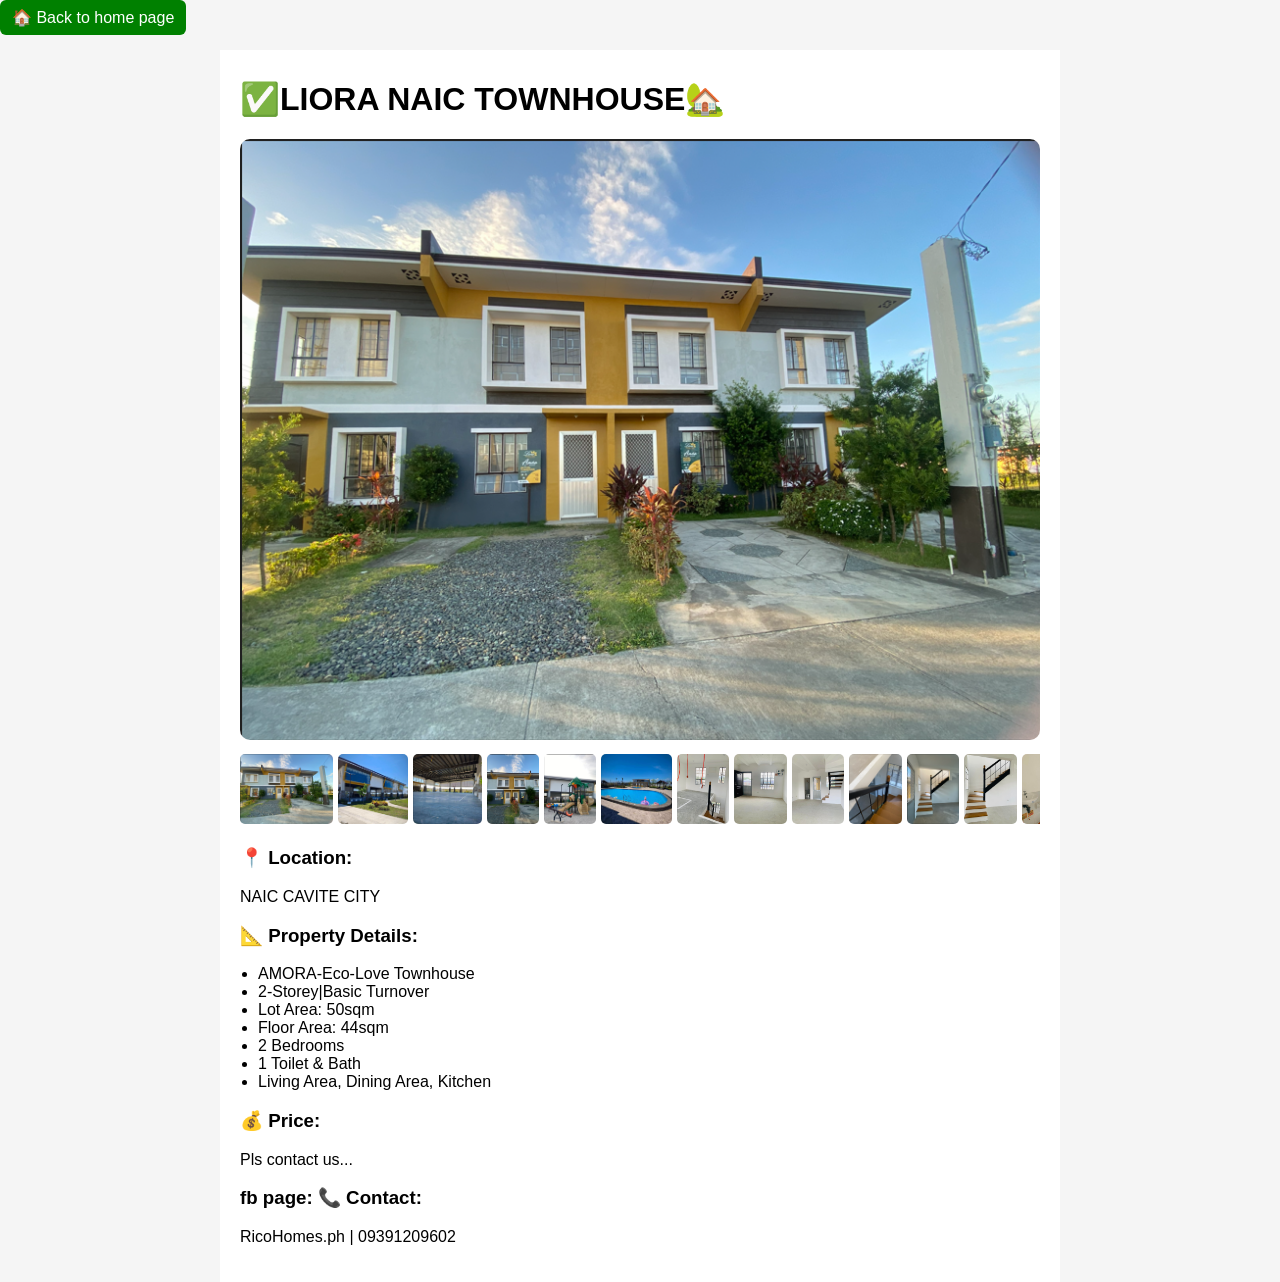
<file: liora.html>
<!DOCTYPE html>
<html lang="en">

<head>
    <title>LIORA HOUSING NAIC</title>
    <!-- <link rel="stylesheet" href="./css/style.css"> -->
    <a href="index.html" class="home-btn">🏠 Back to home page</a>
</head>

<style>
    body {
        font-family: Arial, sans-serif;
        margin: 0;
        background: #f5f5f5;
    }

    .container {
        max-width: 800px;
        margin: auto;
        background: #fff;
        padding: 20px;
    }

    /* Back Button */
    .home-btn {
        display: inline-block;
        margin-bottom: 15px;
        text-decoration: none;
        background: green;
        color: #fff;
        padding: 8px 12px;
        border-radius: 6px;
    }

    /* Image */
    .main-img {
        width: 100%;
        border-radius: 10px;
    }

    /* Gallery */
    .gallery {
        display: flex;
        gap: 5px;
        overflow-x: auto;
        margin-top: 10px;
    }

    .gallery img {
        height: 70px;
        border-radius: 5px;
        cursor: pointer;
    }

    /* Text */
    h1 {
        margin-top: 10px;
    }

    ul {
        padding-left: 18px;
    }
</style>

<body>

    <div class="container">
        <h1>✅LIORA NAIC TOWNHOUSE🏡</h1>

        <img src="liora/liorahouse1.png" class="main-img">
        
            <div class="gallery">
                <div class="img-box"><img src="liora/liorahouse1.png"></div>
                <div class="img-box"><img src="liora/basketball.png"></div>
                <div class="img-box"><img src="liora/basketball2.png"></div>
                <div class="img-box"><img src="liora/liorahouse2.png"></div>
                <div class="img-box"><img src="liora/kidsplay.png"></div>
                <div class="img-box"><img src="liora/pool.png"></div>
                <div class="img-box"><img src="liora/liora actual photo1.jpg"></div>
                <div class="img-box"><img src="liora/liora actual photo2.jpg"></div>
                <div class="img-box"><img src="liora/liora actual photo3.jpg"></div>
                <div class="img-box"><img src="liora/hagdan1.png"></div>
                <div class="img-box"><img src="liora/hagdan3.png"></div>
                <div class="img-box"><img src="liora/liora actual photo4.jpg"></div>
                <div class="img-box"><img src="liora/liora actual photo5.jpg"></div>
                <div class="img-box"><img src="liora/liora actual photo6.jpg"></div>
            </div>
        
    

        <h3>📍 Location:</h3>
        <p>NAIC CAVITE CITY</p>

        <h3>📐 Property Details:</h3>
        <ul>
            <li>AMORA-Eco-Love Townhouse</li>
            <li>2-Storey|Basic Turnover</li>
            <li>Lot Area: 50sqm</li>
            <li>Floor Area: 44sqm</li>
            <li>2 Bedrooms</li>
            <li>1 Toilet & Bath</li>
            <li>Living Area, Dining Area, Kitchen</li>
        </ul>

        <h3>💰 Price:</h3>
        <p>Pls contact us...</p>

        <h3> fb page:    📞 Contact:</h3>
        <p>RicoHomes.ph | 09391209602</p>

    </div>

</body>

</html>
</file>
<file: css/style.css>
/* ===== RESET ===== */
* {
    margin: 0;
    padding: 0;
    box-sizing: border-box;
}

/* ===== BODY ===== */
body {
    font-family: Arial, sans-serif;
    background: #f4f6f9;
    color: #333;
}


/* ===== HEADER ===== */
header {
    text-align: center;
    padding: 20px;
    background: #1e3a8a;
    color: #fff;
}

header h1 {
    font-size: 30px;
}

/* ===== NAVBAR ===== */
nav {
    display: flex;
    justify-content: center;
    flex-wrap: wrap;
    gap: 10px;
    padding: 12px;
    background: #1e3a8a;
    position: sticky;
    top: 0;
    z-index: 1000;
    box-shadow: 0 4px 10px rgba(0, 0, 0, 0.1);
}

nav a {
    text-decoration: none;
    color: #fff;
    background: linear-gradient(45deg, #2563eb, #3b82f6);
    padding: 10px 16px;
    border-radius: 5px;
    font-size: 14px;
    font-weight: bold;
    transition: 0.3s;
}

nav a:hover {
    background: linear-gradient(45deg, #facc15, #fbbf24);
    color: #000;
}

/* ===== MARQUEE ===== */
.marquee {
    width: 100%;
    overflow: hidden;
    background: #28a745;
    color: #fff;
    padding: 10px 0;
}

.promo-text {
    color: yellow;
    font-weight: bold;
}

.marquee p {
    display: inline-block;
    white-space: nowrap;
    padding-left: 100%;
    animation: scrollText 20s linear infinite;
    font-size: 18px;
}

@keyframes scrollText {
    0% {
        transform: translateX(0);
    }

    100% {
        transform: translateX(-100%);
    }
}

.marquee p:hover {
    animation-play-state: paused;
}

/* ===== PROPERTY CARD ===== */
.property-container {
    display: flex;
    flex-wrap: wrap;
    gap: 20px;
    margin: 30px auto;
    max-width: 1000px;
    background: #fff;
    padding: 20px;
    border-radius: 12px;
    box-shadow: 0 4px 15px rgba(0, 0, 0, 0.1);
}

.property-image,
.property-details {
    flex: 1 1 300px;
}

.property-image img {
    width: 100%;
    border-radius: 10px;
}

.inquire-btn {
    display: inline-block;
    margin-top: 10px;
    padding: 5px 10px;
    background: #28a745;
    color: #fff;
    border-radius: 8px;
    text-decoration: none;
}

.inquire-btn:hover {
    background: #218838;
}

/* ===== PROMO TEXT ===== */
#prmwbsaving {
    color: yellow;
    font-size: medium;
}

/* ===== GALLERY ===== */
#Gallery {
    max-width: 1100px;
    margin: 40px auto;
    padding: 20px;
    display: grid;
    grid-template-columns: repeat(auto-fit, minmax(220px, 1fr));
    gap: 15px;
    background: #fff;
    border-radius: 12px;
}

/* ===== CONTACT ===== */
.details-container {
    max-width: 800px;
    margin: 40px auto;
    background: #fff;
    padding: 30px;
    border-radius: 12px;
}

input,
textarea {
    width: 100%;
    padding: 10px;
    margin-top: 10px;
    border-radius: 6px;
    border: 1px solid #ccc;
}

button {
    margin-top: 20px;
    width: 100%;
    padding: 12px;
    background: #28a745;
    color: #fff;
    border: none;
    border-radius: 8px;
}

/* ===== FLOAT BUTTON ===== */
.home-float {
    position: fixed;
    top: 100px;
    left: 20px;
    background: #28a745;
    color: #fff;
    padding: 12px;
    border-radius: 50%;
}

/* ===== CAROUSEL ===== */
.carousel-container {
    width: 3in;
    height: 3in;
    margin-top: 3%;
    margin-left: auto;
    margin-bottom: 5%;
    margin-right: auto;
    overflow: hidden;
    border-radius: 10px;
    margin-bottom: 3%;
}

.carousel-track {
    display: flex;
    height: 100%;
    transition: transform 0.6s ease-in-out;
}

.slide {
    min-width: 100%;
    height: 100%;
    object-fit: cover;
}

.toggle-switch {
    display: flex;
    justify-content: center;
    gap: 8px;
    margin-top: 8px;
}

.dot {
    width: 10px;
    height: 10px;
    border-radius: 50%;
    border: none;
    background: #ccc;
    cursor: pointer;
}

.dot.active {
    background: #1e3a8a;
}

/* ===== PROMO PAGE FIX (REMOVED BAD <style> TAG ISSUE) ===== */
.container {
    max-width: 800px;
    margin: auto;
    background: #fff;
    padding: 20px;
}

.home-btn {
    display: inline-block;
    margin-bottom: 15px;
    text-decoration: none;
    background: green;
    color: #fff;
    padding: 8px 12px;
    border-radius: 6px;
}

.main-img {
    width: 60%;
    border-radius: 10px;
}

.gallery {
    display: flex;
    gap: 5px;
    overflow-x: auto;
    margin-top: 10px;
}

.gallery img {
    height: 70px;
    border-radius: 5px;
}

/* ===== HOME SECTION (SCOPED DESIGN SAFE) ===== */
.home-section {
    font-family: 'Poppins', sans-serif;
    padding: 40px 20px;
}

.home-section .section {
    max-width: 900px;
    margin: auto;
    padding: 40px;
    background: #ffffff;
    border-radius: 20px;
    box-shadow: 0 10px 30px rgba(0, 0, 0, 0.08);
    text-align: center;
}

.home-section h1 {
    font-size: 36px;
    font-weight: 700;
    color: #1e3a8a;
    margin-bottom: 15px;
}

.home-section .subtitle {
    font-size: 18px;
    color: #555;
    margin-bottom: 30px;
    line-height: 1.6;
}

.home-section .features {
    text-align: left;
    margin: 30px 0;
}

.home-section .features p {
    font-size: 16px;
    margin: 10px 0;
    padding-left: 10px;
    border-left: 4px solid #10b981;
}

.home-section .closing {
    margin-top: 30px;
    font-size: 17px;
    font-weight: 500;
    color: #1e3a8a;
}

/* ===== FOOTER (FINAL FIX) ===== */

/* ===== FOOTER CLEAN DESIGN ===== */
.footer-dark {
    background: #0f172a;
    color: #fff;
    width: 100%;
}

/* TEXT */
.footer-dark h4,
.footer-dark h5 {
    margin-bottom: 10px;
}

.footer-dark p {
    font-size: 14px;
    line-height: 1.6;
}

/* LINKS */
.footer-dark .nav-link {
    color: #ccc;
    transition: 0.3s;
}

.footer-dark .nav-link:hover {
    color: #facc15;
}

/* SOCIAL BUTTON */
.social-btn {
    display: inline-block;
    margin-top: 10px;
    padding: 8px 12px;
    background: #1877f2;
    color: #fff;
    border-radius: 6px;
    text-decoration: none;
    font-size: 14px;
}

.social-btn:hover {
    background: #145dbf;
}

/* COPYRIGHT LINE */
.footer-dark .border-top {
    border-color: rgba(255, 255, 255, 0.2) !important;
}

/* MOBILE FIX */
@media (max-width: 768px) {
    .footer-dark {
        text-align: center;
    }
    
}
/* ===== FOOTER (FIXED) ===== */

/* ======DEVELOPER CSS======= */
.dev-btn {
    display: inline-block;
    padding: 12px 20px;
    font-size: 16px;
    font-weight: bold;
    color: #fff;
    text-decoration: none;
    border-radius: 4px;

    /* Gradient color */
    background: linear-gradient(135deg, #1e3a8a, #10b981);

    /* Shadow effect */
    box-shadow: 0 4px 12px rgba(0, 0, 0, 0.2);

    transition: all 0.3s ease;
}

/* Hover effect */
.dev-btn:hover {
    transform: translateY(-3px);
    background: linear-gradient(135deg, #0f172a, #059669);
    box-shadow: 0 6px 18px rgba(0, 0, 0, 0.3);
}

/* Active click effect */
.dev-btn:active {
    transform: scale(0.98);
}

.profile-img {
    width: 180px;
    border-radius: 12px;
    display: block;
    margin: auto;
    box-shadow: 0 4px 10px rgba(0, 0, 0, 0.2);
}

.gallery {
    display: grid;
    grid-template-columns: repeat(auto-fit, minmax(120px, 1fr));
    gap: 10px;
    margin-top: 10px;
}

.gallery img {
    width: 100%;
    border-radius: 10px;
    transition: 0.3s;
}

.gallery img:hover {
    transform: scale(1.05);
}
/* ========DEVELOPER CSS======= */

/* ===== HERO SECTION ===== */
.home-section {
    display: flex;
    justify-content: center;
    align-items: center;
    padding: 40px 20px;
}

/* CARD STYLE */
/* .hero-card {
    background: #ffffff;
    max-width: 700px;
    width: 100%;
    padding: 30px;
    border-radius: 20px;
    text-align: center;
    box-shadow: 0 10px 30px rgba(0, 0, 0, 0.1);
} */

/* TITLE */
/* .hero-card h1 {
    font-size: 25px;
    margin-bottom: 8px;
    color: #1e3a8a;
} */

/* BUTTON */
.cta-btn {
    display: inline-block;
    padding: 5px 10px;
    background: #1e3a8a;
    color: #fff;
    text-decoration: none;
    border-radius: 10px;
    font-weight: bold;
    transition: 0.3s;
}

.cta-btn:hover {
    background: #2563eb;
}

/* 📱 MOBILE */
@media (max-width: 768px) {
    .hero-card {
        padding: 5px;
    }

    .hero-card h1 {
        font-size: 10px;
    }

  /* =========  fix============ */

  /* ===== HEADER ===== */
  header {
      text-align: center;
      padding: 5px;
      background: #1e3a8a;
      color: #fff;
  }

  header h1 {
      font-size: 30px;
  }

  /* ===== NAVBAR ===== */
  nav {
      display: flex;
      justify-content: center;
      flex-wrap: wrap;
      gap: 5px;
      padding: 6px;
      background: #1e3a8a;
      position: sticky;
      top: 0;
      z-index: 1000;
      box-shadow: 0 4px 10px rgba(0, 0, 0, 0.1);
  }

  nav a {
      text-decoration: none;
      color: #fff;
      background: linear-gradient(45deg, #2563eb, #3b82f6);
      padding: 2px 4px;
      border-radius: 5px;
      font-size: 12px;
      font-weight: bold;
      transition: 0.3s;
  }


}
</file>
